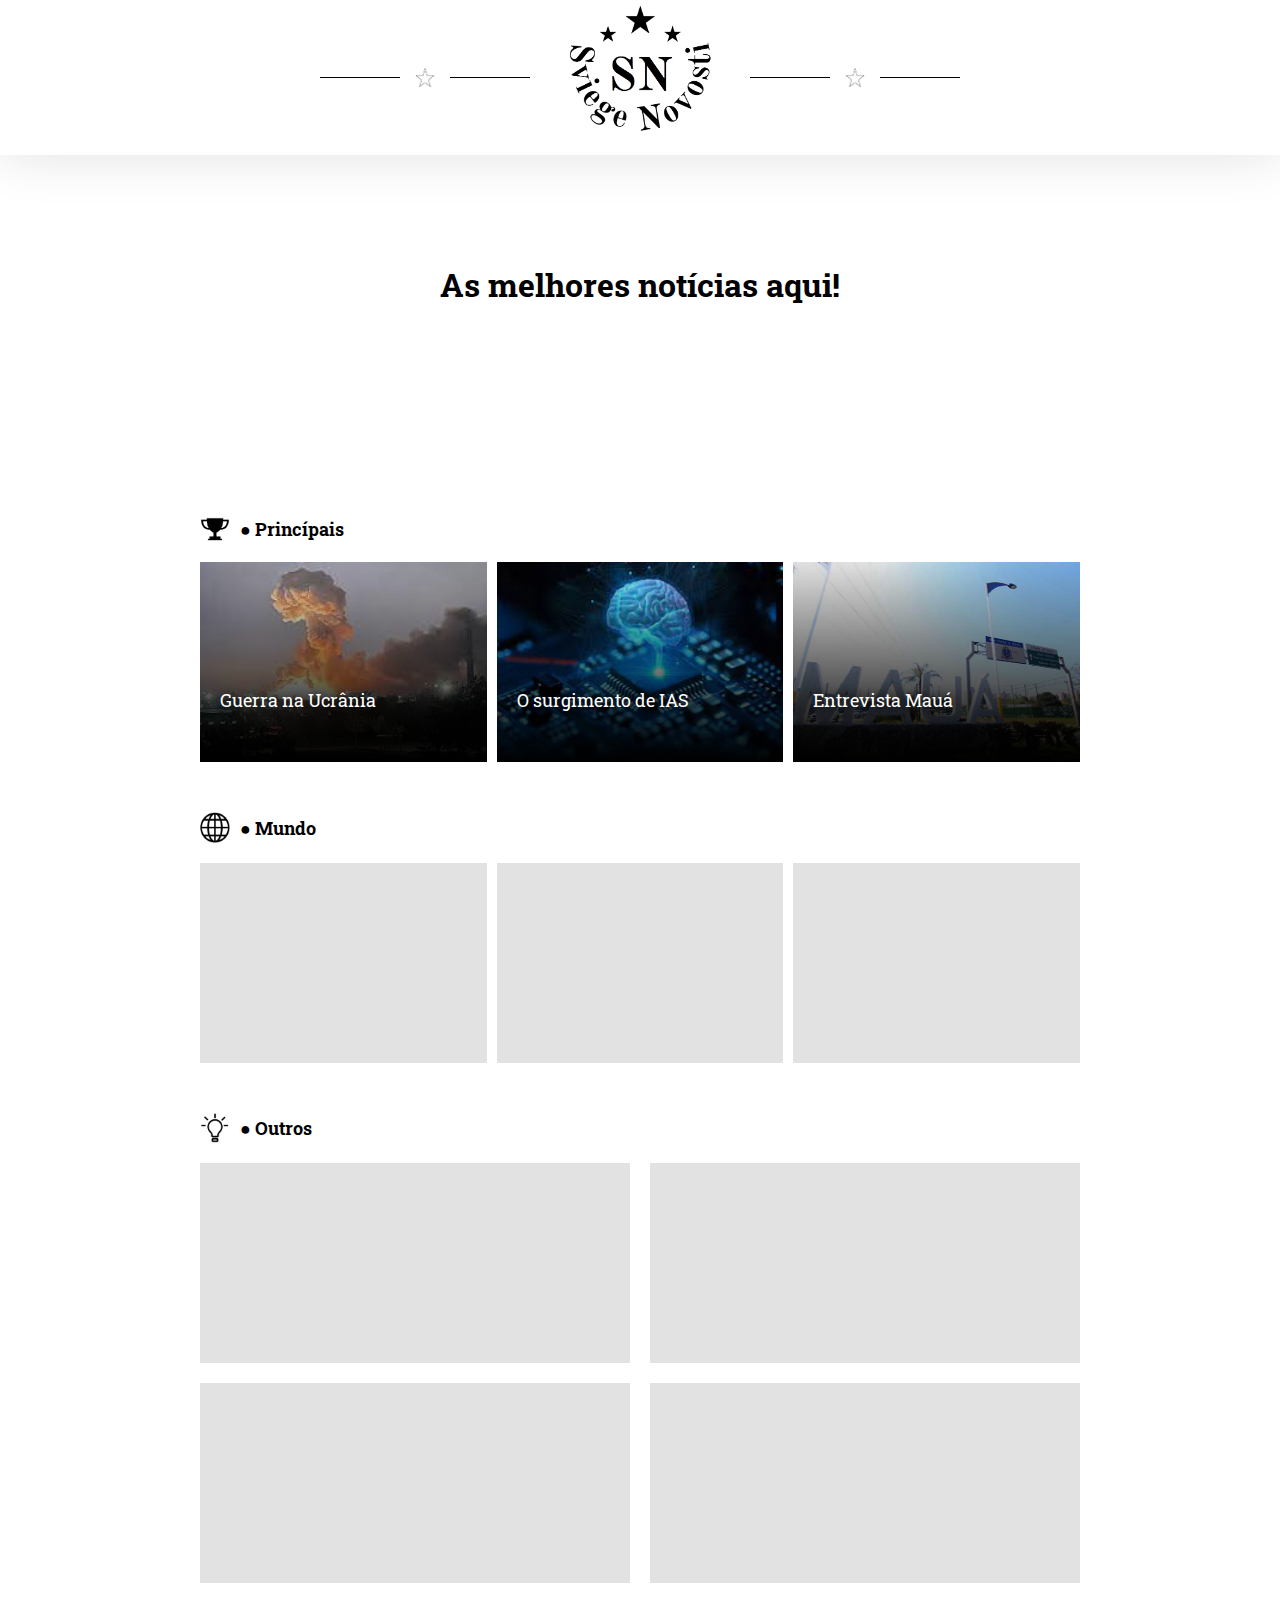
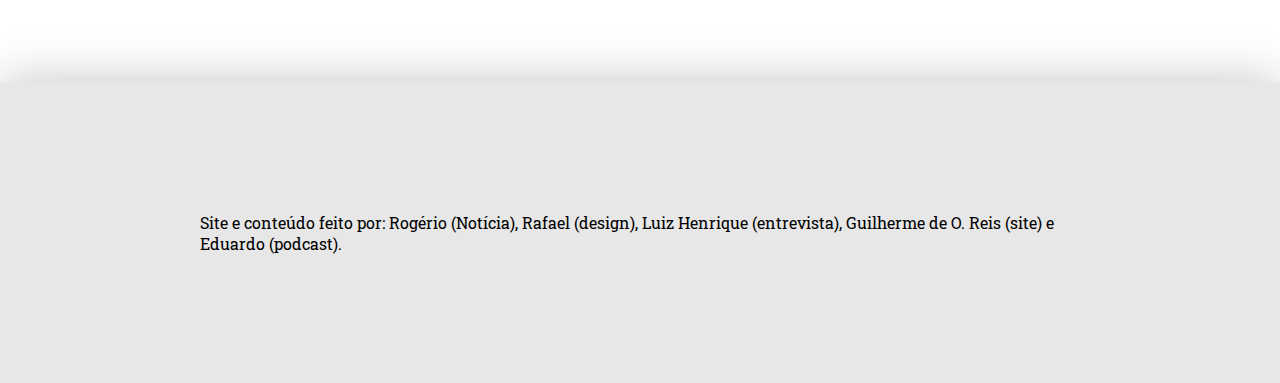
<file: index.html>
<!DOCTYPE html>
<html lang="en">

<head>
    <meta charset="UTF-8">
    <meta name="viewport" content="width=device-width, initial-scale=1.0">
    <link rel="stylesheet" href="styles/style-global.css">
    <link rel="stylesheet" href="styles/style.css">
    <title>Sviege Novosti</title>
</head>

<body>
    <header>
        <div class="header-hr"></div>
        <img class="star-outline" src="images/star-icon.png" alt="">
        <div class="header-hr"></div>
        <a href="index.html"><img class="logo" src="images/logo-jornal.png" alt=""></a>
        <div class="header-hr"></div>
        <img class="star-outline" src="images/star-icon.png" alt="">
        <div class="header-hr"></div>
    </header>
    <main>
        <section class="section-principal center-element">
            <h1>As melhores notícias aqui!</h1>
        </section>
        <section class="section-noticias">
            <div class="list-wrapper">
                <div class="topico-wrapper">
                    <img class="icon-topico" src="images/trofeu-icon.png" alt="">
                    <h2>● Princípais</h2>
                </div>
                <div class="noticias-container">
                    <a href="ias.html">
                        <div class="noticia-box">
                                <img class="noticia-img" src="images/noticia-guerra.jpeg" alt="">
                                <p>Guerra na Ucrânia</p>
                        </div>
                    </a>
                    <a href="guerra.html">
                        <div class="noticia-box">
                            <img class="noticia-img" src="images/noticia-ia.jpeg" alt="">
                            <p>O surgimento de IAS</p>
                        </div>
                    </a>
                    <a href="entrevista.html">
                        <div class="noticia-box">
                            <img class="noticia-img" src="images/noticia-maua.jpg" alt="">
                            <p>Entrevista Mauá </p>
                        </div>
                    </a>
                </div>

                <div class="list-wrapper">
                    <div class="topico-wrapper">
                        <img class="icon-topico" src="images/mundo-icone.png" alt="">
                        <h2>● Mundo</h2>
                    </div>
                    <div class="noticias-container">
                        <div class="noticia-box-fake">
                        </div>
                        <div class="noticia-box-fake">
                        </div>
                        <div class="noticia-box-fake">
                        </div>
                    </div>
                </div>

                <div class="list-wrapper">
                    <div class="topico-wrapper">
                        <img class="icon-topico" src="images/lampada-icon.png" alt="">
                        <h2>● Outros</h2>
                    </div>
                    <div class="to-com-sono">
                        <div class="noticia-box-fake">
                        </div>
                        <div class="noticia-box-fake">
                        </div>
                        <div class="noticia-box-fake">
                        </div>
                        <div class="noticia-box-fake">
                        </div>
                    </div>
                </div>
        </section>
    </main>

    <footer>
        <p>Site e conteúdo feito por: Rogério (Notícia), Rafael (design), Luiz Henrique (entrevista), Guilherme de O. Reis (site) e Eduardo (podcast).</p>
    </footer>
</body>

</html>
</file>
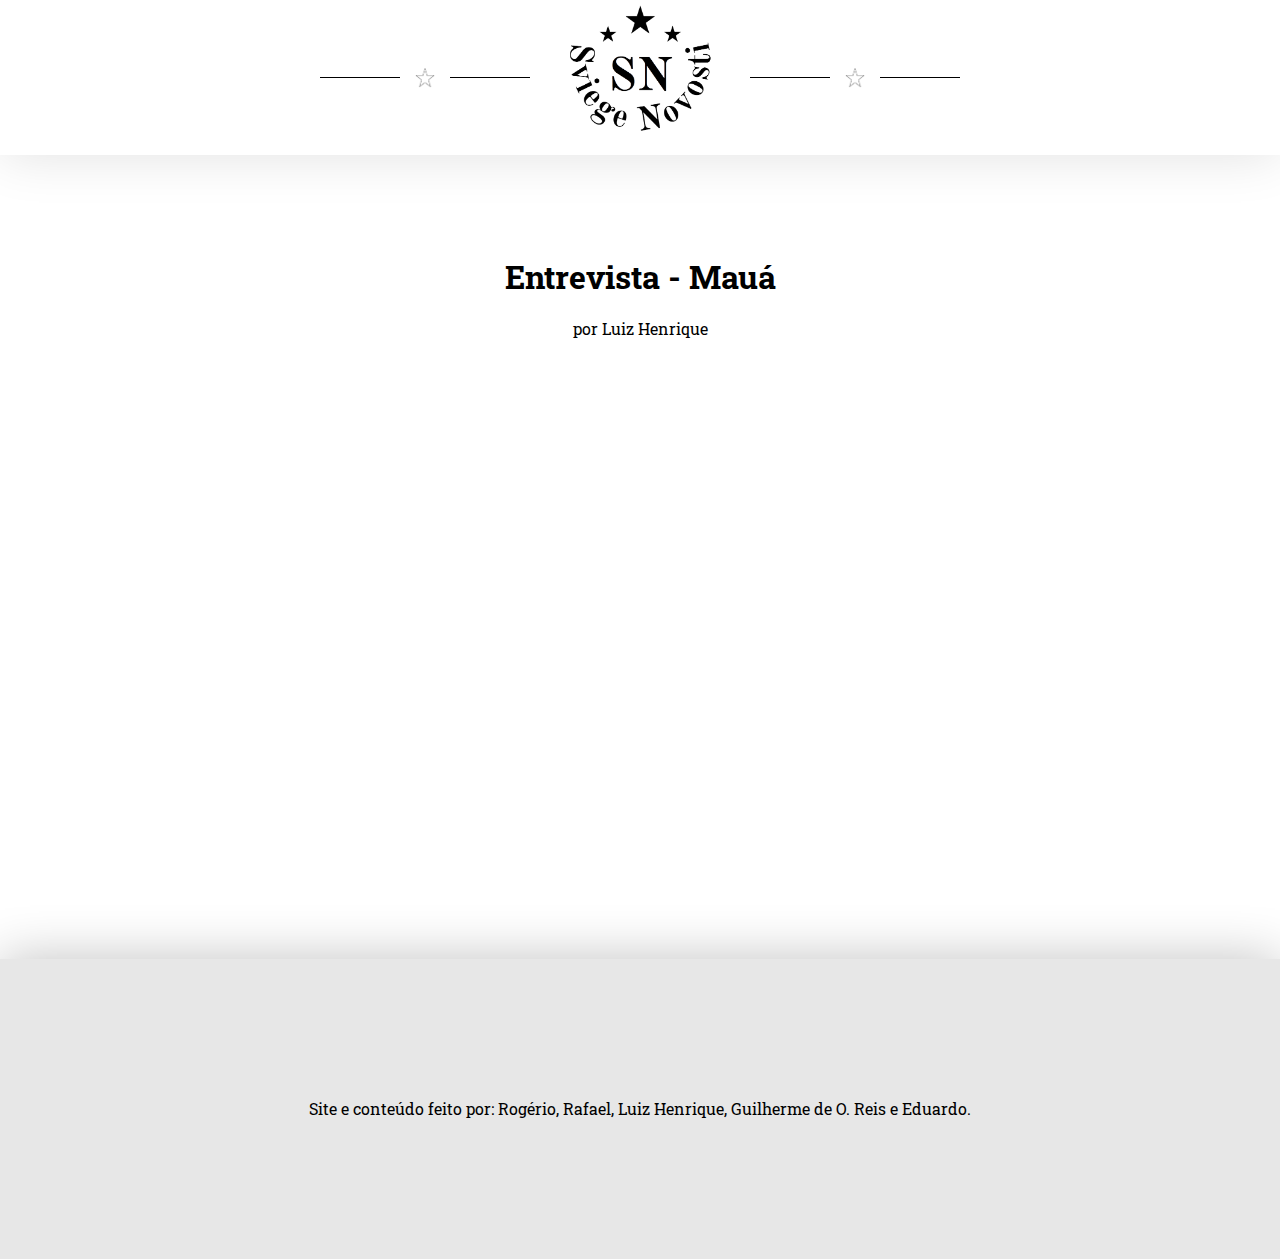
<file: entrevista.html>
<!DOCTYPE html>
<html lang="en">

<head>
    <meta charset="UTF-8">
    <meta name="viewport" content="width=device-width, initial-scale=1.0">
    <link rel="stylesheet" href="styles/style-global.css">
    <link rel="stylesheet" href="styles/style.css">
    <title>Sviege Novosti</title>
</head>

<body>
    <header>
        <div class="header-hr"></div>
        <img class="star-outline" src="images/star-icon.png" alt="">
        <div class="header-hr"></div>
        <a href="index.html"><img class="logo" src="images/logo-jornal.png" alt=""></a>
        <div class="header-hr"></div>
        <img class="star-outline" src="images/star-icon.png" alt="">
        <div class="header-hr"></div>
    </header>
    <main>
        <section class="sectiona center-element">
            <h1>Entrevista - Mauá</h1>
            <p>por Luiz Henrique</p>
            <iframe width="500px" height="500px" src="https://www.youtube.com/embed/KJJtAAKAmnY?si=41SBHZXPHRh755Zh" title="YouTube video player" frameborder="0" allow="accelerometer; autoplay; clipboard-write; encrypted-media; gyroscope; picture-in-picture; web-share" allowfullscreen></iframe>
        </section>
    </main>

    <footer>
        <p>Site e conteúdo feito por: Rogério, Rafael, Luiz Henrique, Guilherme de O. Reis e Eduardo.</p>
    </footer>
</body>

</html>
</file>
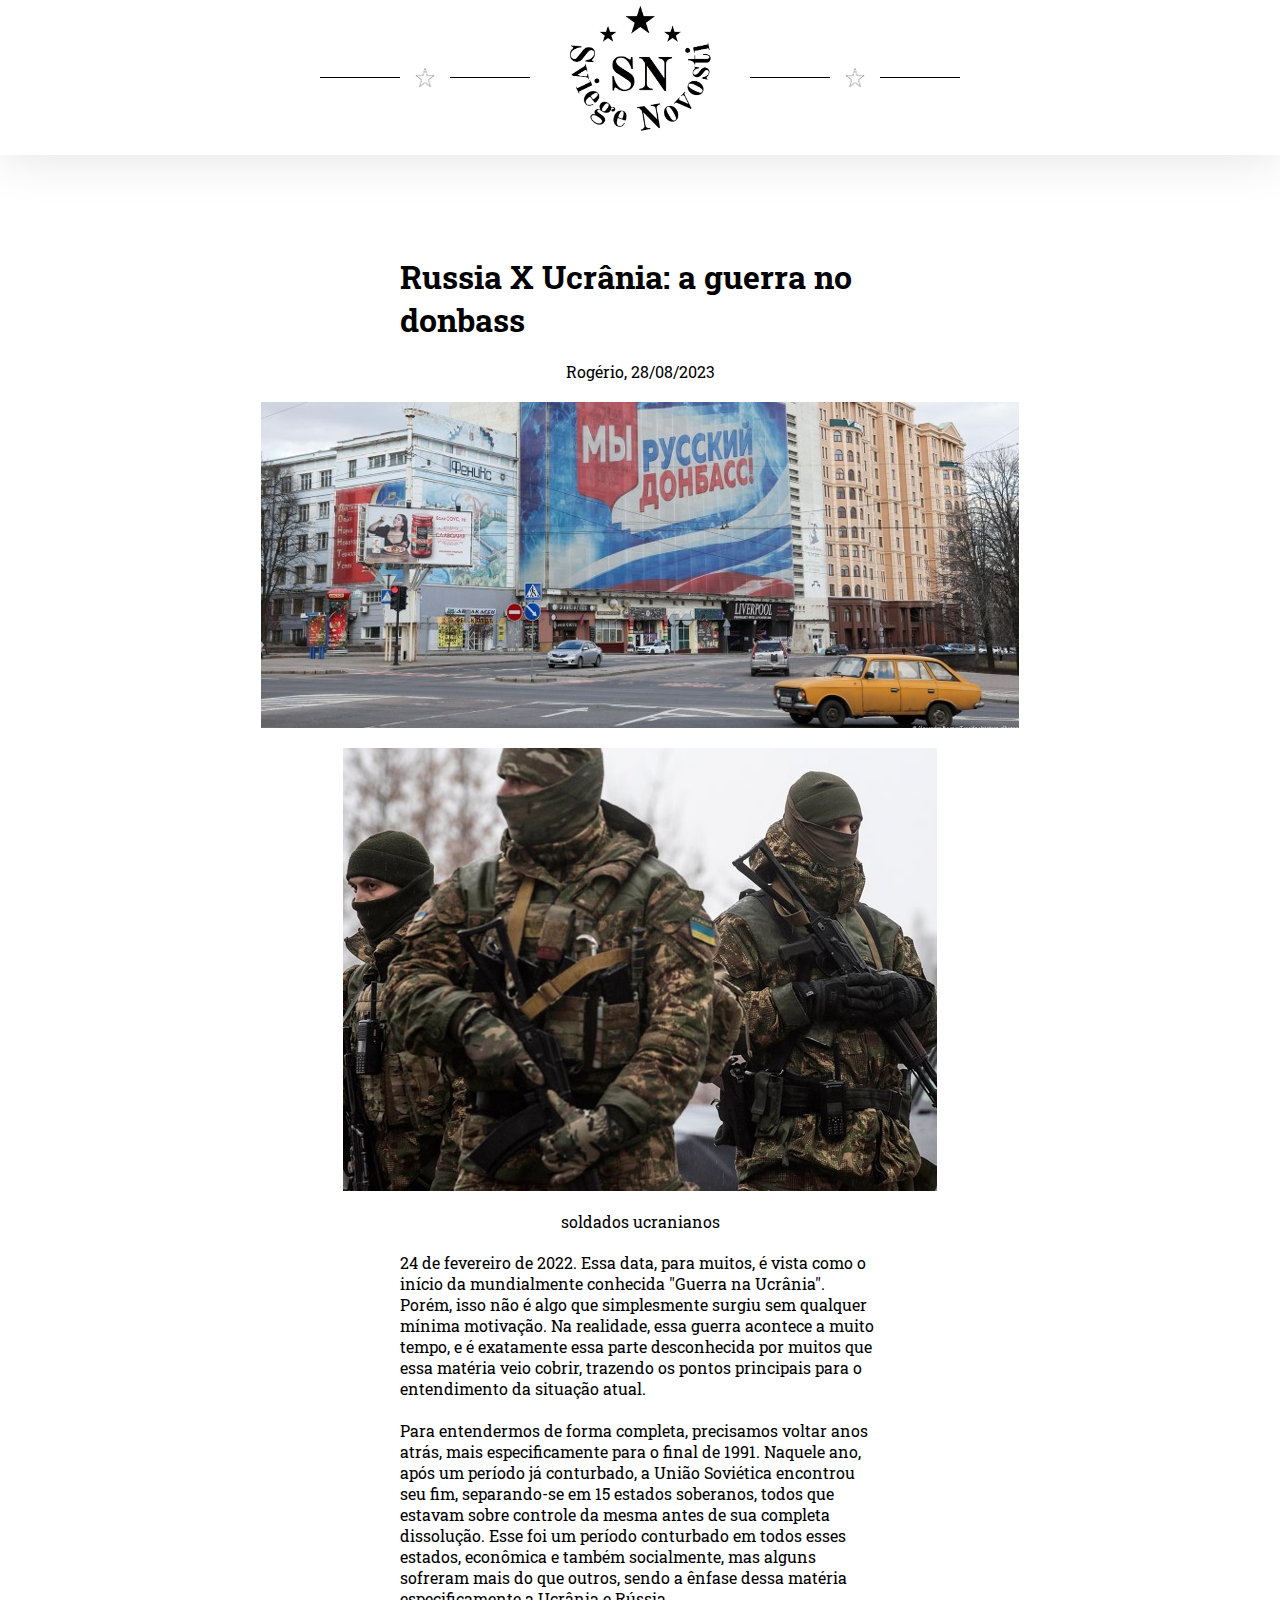
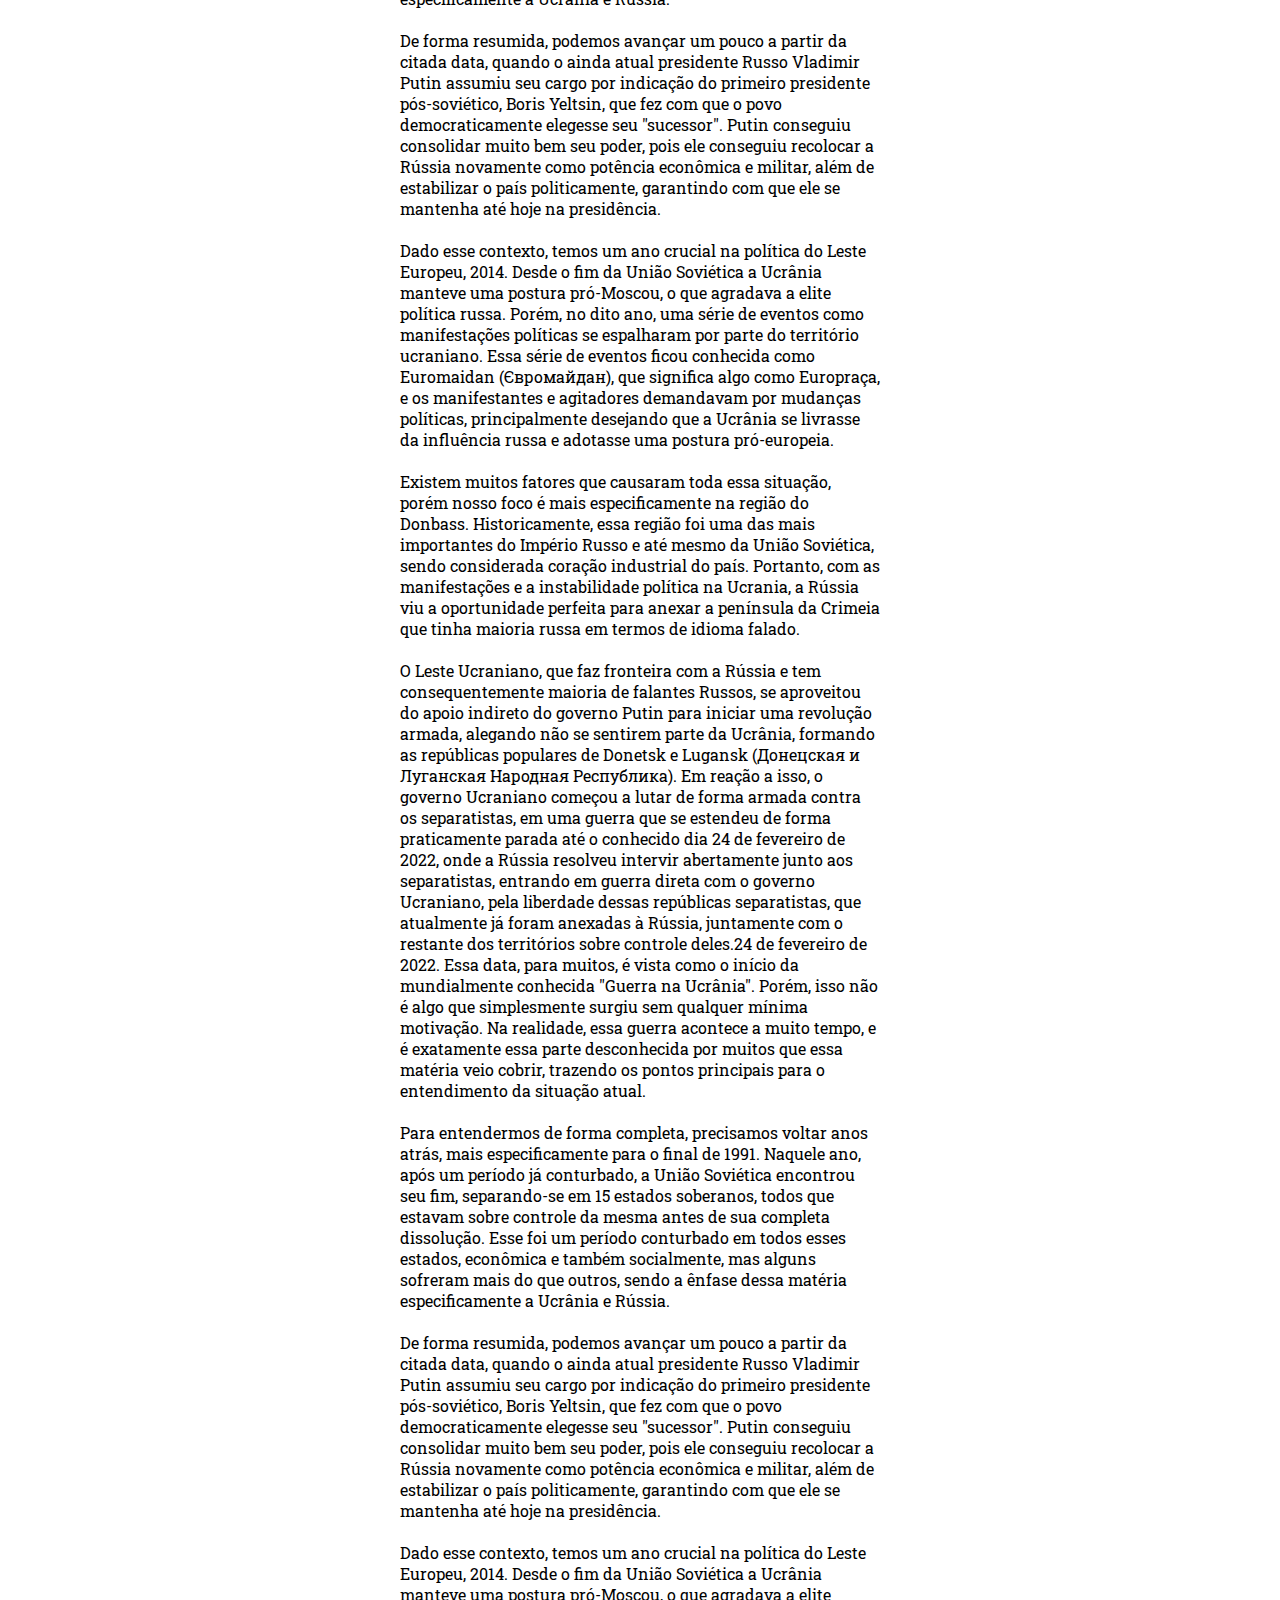
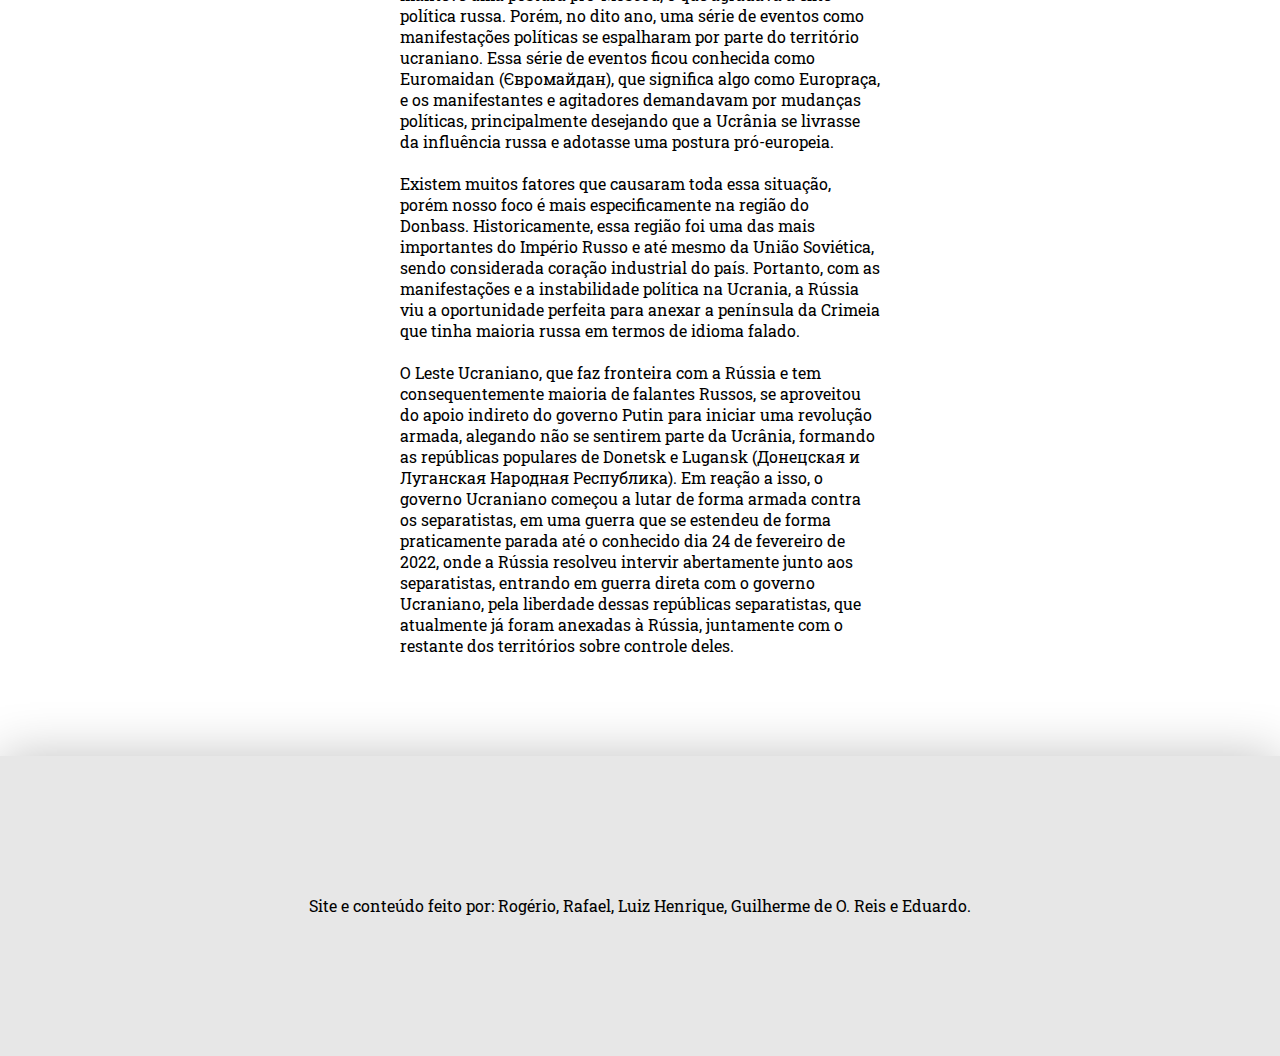
<file: ias.html>
<!DOCTYPE html>
<html lang="en">

<head>
    <meta charset="UTF-8">
    <meta name="viewport" content="width=device-width, initial-scale=1.0">
    <link rel="stylesheet" href="styles/style-global.css">
    <link rel="stylesheet" href="styles/style.css">
    <title>Sviege Novosti</title>
</head>

<body>
    <header>
        <div class="header-hr"></div>
        <img class="star-outline" src="images/star-icon.png" alt="">
        <div class="header-hr"></div>
        <a href="index.html"><img class="logo" src="images/logo-jornal.png" alt=""></a>
        <div class="header-hr"></div>
        <img class="star-outline" src="images/star-icon.png" alt="">
        <div class="header-hr"></div>
    </header>
    <main>
        <section class="sectiona center-element">
            <h1>Russia X Ucrânia: a guerra no donbass</h1>
            <p>Rogério, 28/08/2023</p>
            <img src="images/img-guerra.jpeg" alt="">

            <img src="images/soldados.jpeg" alt="">
            <p>soldados ucranianos</p>
            <p>24 de fevereiro de 2022. 
                Essa data, para muitos, é vista como o início da mundialmente conhecida "Guerra na Ucrânia". Porém, isso não é algo que simplesmente surgiu sem qualquer mínima motivação. Na realidade, essa guerra acontece a muito tempo, e é exatamente essa parte desconhecida por muitos que essa matéria veio cobrir, trazendo os pontos principais para o entendimento da situação atual. <br><br>
                Para entendermos de forma completa, precisamos voltar anos atrás, mais especificamente para o final de 1991. Naquele ano, após um período já conturbado, a União Soviética encontrou seu fim, separando-se em 15 estados soberanos, todos que estavam sobre controle da mesma antes de sua completa dissolução. Esse foi um período conturbado em todos esses estados, econômica e também socialmente, mas alguns sofreram mais do que outros, sendo a ênfase dessa matéria especificamente a Ucrânia e Rússia. <br><br>
                De forma resumida, podemos avançar um pouco a partir da citada data, quando o ainda atual presidente Russo Vladimir Putin assumiu seu cargo por indicação do primeiro presidente pós-soviético, Boris Yeltsin, que fez com que o povo democraticamente elegesse seu "sucessor". Putin conseguiu consolidar muito bem seu poder, pois ele conseguiu recolocar a Rússia novamente como potência econômica e militar, além de estabilizar o país politicamente, garantindo com que ele se mantenha até hoje na presidência. <br><br>
                Dado esse contexto, temos um ano crucial na política do Leste Europeu, 2014. Desde o fim da União Soviética a Ucrânia manteve uma postura pró-Moscou, o que agradava a elite política russa. Porém, no dito ano, uma série de eventos como manifestações políticas se espalharam por parte do território ucraniano.	Essa série de eventos ficou conhecida como Euromaidan (Євромайдан), que significa algo como Europraça, e os manifestantes e agitadores demandavam por mudanças políticas, principalmente desejando que a Ucrânia se livrasse da influência russa e adotasse uma postura pró-europeia. <br><br>
                Existem muitos fatores que causaram toda essa situação, porém nosso foco é mais especificamente na região do Donbass. Historicamente, essa região foi uma das mais importantes do Império Russo e até mesmo da União Soviética, sendo considerada coração industrial do país.
                Portanto, com as manifestações e a instabilidade política na Ucrania, a Rússia viu a oportunidade perfeita para anexar a península da Crimeia que tinha maioria russa em termos de idioma falado. <br><br>
                O Leste Ucraniano, que faz fronteira com a Rússia e tem consequentemente maioria de falantes Russos, se aproveitou do apoio indireto do governo Putin para iniciar uma revolução armada, alegando não se sentirem parte da Ucrânia, formando as repúblicas populares de Donetsk e Lugansk (Донецская и Луганская Народная Республика). Em reação a isso, o governo Ucraniano começou a lutar de forma armada contra os separatistas, em uma guerra que se estendeu de forma praticamente parada até o conhecido dia 24 de fevereiro de 2022, onde a Rússia resolveu intervir abertamente junto aos separatistas, entrando em guerra direta com o governo Ucraniano, pela liberdade dessas repúblicas separatistas, que atualmente já foram anexadas à Rússia, juntamente com o restante dos territórios sobre controle deles.24 de fevereiro de 2022. 
                Essa data, para muitos, é vista como o início da mundialmente conhecida "Guerra na Ucrânia". Porém, isso não é algo que simplesmente surgiu sem qualquer mínima motivação. Na realidade, essa guerra acontece a muito tempo, e é exatamente essa parte desconhecida por muitos que essa matéria veio cobrir, trazendo os pontos principais para o entendimento da situação atual. <br> <br>
                Para entendermos de forma completa, precisamos voltar anos atrás, mais especificamente para o final de 1991. Naquele ano, após um período já conturbado, a União Soviética encontrou seu fim, separando-se em 15 estados soberanos, todos que estavam sobre controle da mesma antes de sua completa dissolução. Esse foi um período conturbado em todos esses estados, econômica e também socialmente, mas alguns sofreram mais do que outros, sendo a ênfase dessa matéria especificamente a Ucrânia e Rússia. <br> <br>
                De forma resumida, podemos avançar um pouco a partir da citada data, quando o ainda atual presidente Russo Vladimir Putin assumiu seu cargo por indicação do primeiro presidente pós-soviético, Boris Yeltsin, que fez com que o povo democraticamente elegesse seu "sucessor". Putin conseguiu consolidar muito bem seu poder, pois ele conseguiu recolocar a Rússia novamente como potência econômica e militar, além de estabilizar o país politicamente, garantindo com que ele se mantenha até hoje na presidência. <br> <br>
                Dado esse contexto, temos um ano crucial na política do Leste Europeu, 2014. Desde o fim da União Soviética a Ucrânia manteve uma postura pró-Moscou, o que agradava a elite política russa. Porém, no dito ano, uma série de eventos como manifestações políticas se espalharam por parte do território ucraniano.	Essa série de eventos ficou conhecida como Euromaidan (Євромайдан), que significa algo como Europraça, e os manifestantes e agitadores demandavam por mudanças políticas, principalmente desejando que a Ucrânia se livrasse da influência russa e adotasse uma postura pró-europeia. <br> <br>
                Existem muitos fatores que causaram toda essa situação, porém nosso foco é mais especificamente na região do Donbass. Historicamente, essa região foi uma das mais importantes do Império Russo e até mesmo da União Soviética, sendo considerada coração industrial do país.
                Portanto, com as manifestações e a instabilidade política na Ucrania, a Rússia viu a oportunidade perfeita para anexar a península da Crimeia que tinha maioria russa em termos de idioma falado. <br> <br>
                O Leste Ucraniano, que faz fronteira com a Rússia e tem consequentemente maioria de falantes Russos, se aproveitou do apoio indireto do governo Putin para iniciar uma revolução armada, alegando não se sentirem parte da Ucrânia, formando as repúblicas populares de Donetsk e Lugansk (Донецская и Луганская Народная Республика). Em reação a isso, o governo Ucraniano começou a lutar de forma armada contra os separatistas, em uma guerra que se estendeu de forma praticamente parada até o conhecido dia 24 de fevereiro de 2022, onde a Rússia resolveu intervir abertamente junto aos separatistas, entrando em guerra direta com o governo Ucraniano, pela liberdade dessas repúblicas separatistas, que atualmente já foram anexadas à Rússia, juntamente com o restante dos territórios sobre controle deles.
                
                
                
            </p>
        </section>
    </main>

    <footer>
        <p>Site e conteúdo feito por: Rogério, Rafael, Luiz Henrique, Guilherme de O. Reis e Eduardo.</p>
    </footer>
</body>

</html>
</file>
<file: styles/style-global.css>
@import url('https://fonts.googleapis.com/css2?family=Libre+Baskerville:ital,wght@0,400;0,700;1,400&family=Roboto+Slab:wght@400;700&display=swap');


* {
    border: 0;
    margin: 0;
    padding: 0;
    box-sizing: border-box;
    font-family: 'Roboto Slab', serif;
}

:root {
    --padding: 200px;
}

.center-element {
    display: flex;
    justify-content: center;
    align-items: center;
}

ul, ol {
    list-style: none;
}

h2 {
    font-size: 18px;
}


/* ======== Header ======== */
header {
    display: flex;
    align-items: center;
    justify-content: center;
    gap: 5px;
    box-shadow: 0 0 50px rgba(0, 0, 0, 0.121);
}

.header-hr {
    width: 80px;
    background: black;
    height: 1px;
}

.logo {
    width: 150px;
    margin: 0 30px;
}

.star-outline {
    margin: 0 10px;
    width: 20px;
}

section {
    padding: 0 var(--padding);
    padding-bottom: 100px;
}

footer {
    box-shadow: 0 0 50px rgba(0, 0, 0, 0.244);
    background-color: rgba(0, 0, 0, 0.093);
    min-height: 300px;
    padding: 0 200px;
    display: flex;
    justify-content: center;
    align-items: center;
}
</file>
<file: styles/style.css>
.sectiona {
    height: min-content;
    margin: 100px 0;
    padding: 0 400px;
    display: flex;
    flex-direction: column;
    gap: 20px;
}

video {
    width: 100%;
    
}

.section-principal {
    height: 40vh;
}

/*  */
.section-noticias {

}

.icon-topico {
   width: 30px;
}

.topico-wrapper {
    display: flex;
    gap: 10px;
    align-items: center;
}

.noticias-container {
    margin-top: 20px;
    display: grid;
    grid-template-columns: repeat(3, 1fr);
    margin-bottom: 50px;
    gap: 10px;
}

.noticia-box {
    background-image: linear-gradient(1800deg, black, transparent);
    position: relative;
    color: white;
    font-size: 18px;
    cursor: pointer;
    height: 200px;
    transition: all 0.2s ease-in;
}

.noticia-box:hover {
    transform: scale(1.1);
    box-shadow: 0 0 40px 3px rgba(0, 0, 0, 0.436);
}

.noticia-box p {
    text-shadow: 0 0 10px black;
    position: absolute;
    left: 20px;
    bottom: 50px;
}

.noticia-img {
    width: 100%;
    height: 100%;
    object-fit: cover;
    object-position: center;
    z-index: -1;
    position: absolute;
}

.noticia-box-fake {
    background: rgba(0, 0, 0, 0.114);
    position: relative;
    color: white;
    font-size: 18px;
    cursor: pointer;
    height: 200px;
    transition: all 0.2s ease-in;
}

.noticia-box-fake:hover {
    transform: scale(1.1);
    box-shadow: 0 0 40px 3px rgba(0, 0, 0, 0.436);
}

.preencher {
    background-color: rgba(0, 0, 0, 0.114);
}

.to-com-sono {
    gap: 20px;
    display: grid;
    margin-top: 20px;
    grid-template-columns: repeat(2, 1fr);
}
</file>
